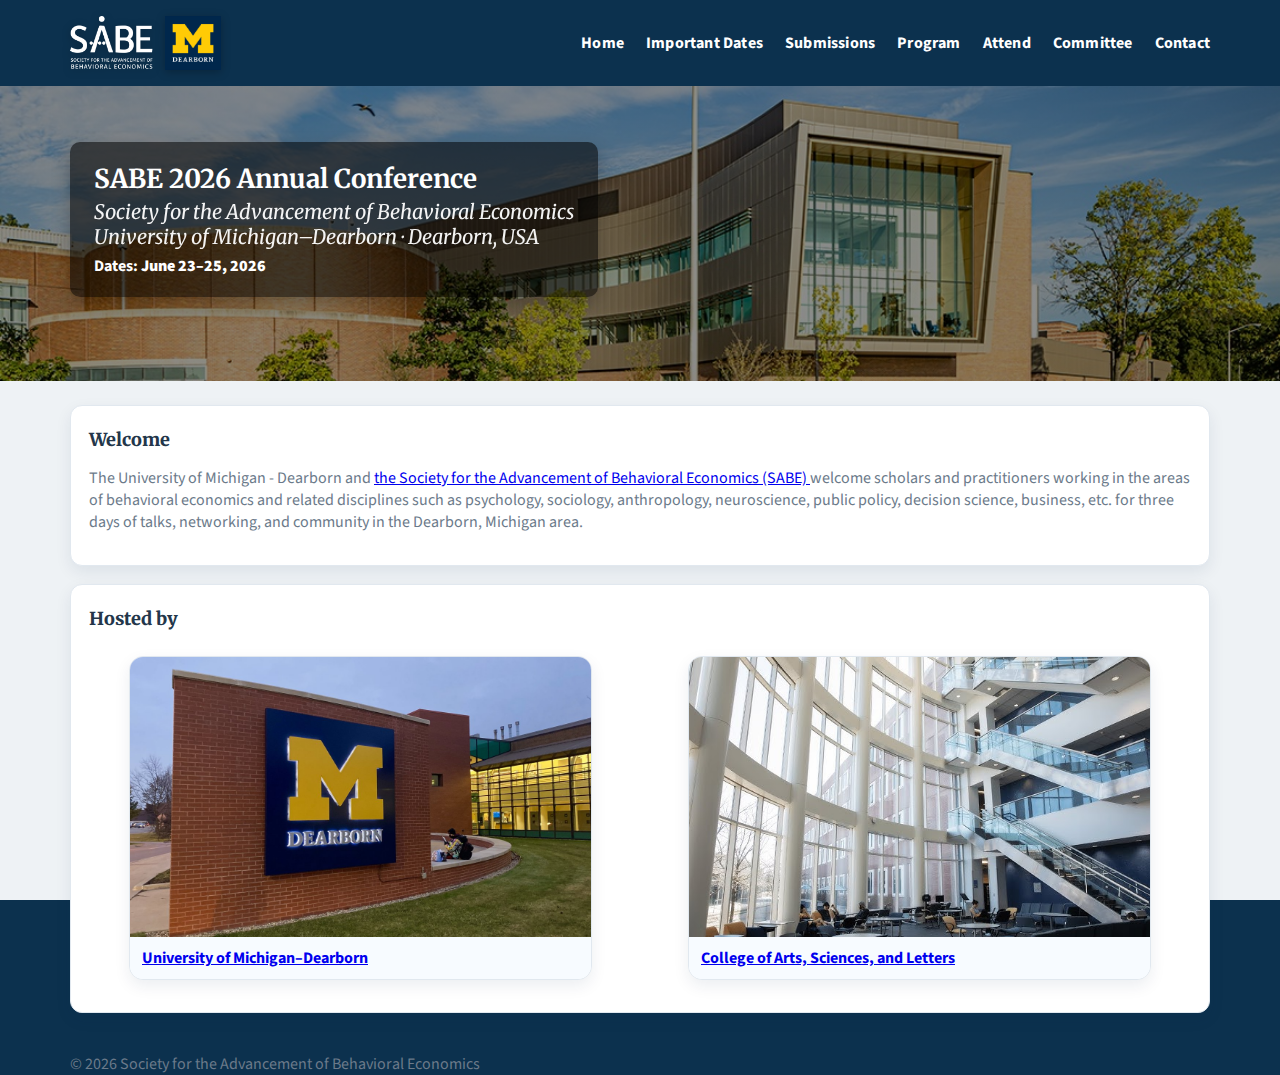
<file: index.html>
<!DOCTYPE html>
<html lang="en">
<head>
  <meta charset="utf-8"/>
  <meta name="viewport" content="width=device-width, initial-scale=1"/>
  <title>SABE 2026 Annual Conference – UM-Dearborn</title>

  <!-- Fonts & Styles -->
  <link rel="preconnect" href="https://fonts.googleapis.com"/>
  <link rel="preconnect" href="https://fonts.gstatic.com" crossorigin/>
  <link href="https://fonts.googleapis.com/css2?family=Merriweather:wght@300;400;700&family=Source+Sans+3:wght@300;400;600;700&display=swap" rel="stylesheet"/>
  <link rel="stylesheet" href="style.css"/>
</head>
<body>
  <!-- Header -->
  <header class="topbar">
    <div class="topbar-inner">
      <div class="brand-cluster" aria-label="Site and host institution">
        <!-- SABE logo (links to Home) -->
        <a class="sabe-logo" href="index.html" aria-label="Go to Home">
          <img
            class="brand-logo"
            src="sabe-logo-white-web.png"
            alt="SABE — Society for the Advancement of Behavioral Economics"
            width="768" height="768" decoding="async"/>
        </a>

        <!-- UM-Dearborn seal (clickable) -->
        <a class="um-seal" href="https://umdearborn.edu" target="_blank" rel="noopener" aria-label="UM-Dearborn website">
          <img
            class="brand-seal"
            src="um-dearborn_seal-282_7406-500x (1).png"
            alt="University of Michigan–Dearborn seal"
            width="500" height="500" decoding="async"/>
        </a>
      </div>

      <!-- Primary nav -->
      <nav class="topnav" aria-label="Primary">
        <ul>
          <li><a href="index.html">Home</a></li>
          <li><a href="dates.html">Important Dates</a></li>
          <li><a href="submissions.html">Submissions</a></li>
          <li><a href="program.html">Program</a></li>
          <li><a href="attend.html">Attend</a></li>
          <li><a href="committee.html">Committee</a></li>
          <li><a href="contact.html">Contact</a></li>
        </ul>
      </nav>
    </div>
  </header>

  <!-- Hero -->
  <section class="hero hero--photo">
    <div class="hero-inner">
      <div class="hero-title">
        <div class="hero-kicker">SABE 2026 Annual Conference</div>
        <div class="hero-deck">
          Society for the Advancement of Behavioral Economics<br/>
          University of Michigan–Dearborn · Dearborn, USA
        </div>
        <div class="hero-meta">Dates: <strong>June 23–25, 2026</strong></div>
      </div>
    </div>
  </section>

  <main class="container">
    <!-- Welcome -->
    <section class="card">
      <h2 class="subhead">Welcome</h2>
      <p class="muted">
        The University of Michigan - Dearborn and
        <a href="https://sabeconomics.org/" target="_blank" rel="noopener">
          the Society for the Advancement of Behavioral Economics (SABE)
        </a>
        welcome scholars and practitioners working in the areas of behavioral economics and related
        disciplines such as psychology, sociology, anthropology, neuroscience, public policy, decision
        science, business, etc. for three days of talks, networking, and community in the Dearborn,
        Michigan area.
      </p>
    </section>

    <!-- Hosted by -->
    <section class="card">
      <h2 class="subhead">Hosted by</h2>
      <div class="gallery">
        <!-- UM-Dearborn image is clickable -->
        <figure class="gallery-item">
          <a href="https://umdearborn.edu" target="_blank" rel="noopener" aria-label="University of Michigan–Dearborn">
            <img src="IMG_7004.jpeg" alt="University of Michigan–Dearborn, block M sign" loading="eager"/>
          </a>
          <figcaption>
            <a href="https://umdearborn.edu" target="_blank" rel="noopener">University of Michigan–Dearborn</a>
          </figcaption>
        </figure>

        <!-- CASL image is clickable -->
        <figure class="gallery-item">
          <a href="https://umdearborn.edu/casl" target="_blank" rel="noopener" aria-label="College of Arts, Sciences, and Letters">
            <img src="hq720.jpg" alt="College of Arts, Sciences, and Letters building" loading="lazy"/>
          </a>
          <figcaption>
            <a href="https://umdearborn.edu/casl" target="_blank" rel="noopener">College of Arts, Sciences, and Letters</a>
          </figcaption>
        </figure>
      </div>
    </section>
  </main>

  <footer class="site-footer">
    © <span id="year"></span> Society for the Advancement of Behavioral Economics
  </footer>

  <script>
    // Set current year in footer
    document.getElementById('year').textContent = new Date().getFullYear();
  </script>
  <script src="app.js"></script>
</body>
</html>
</file>
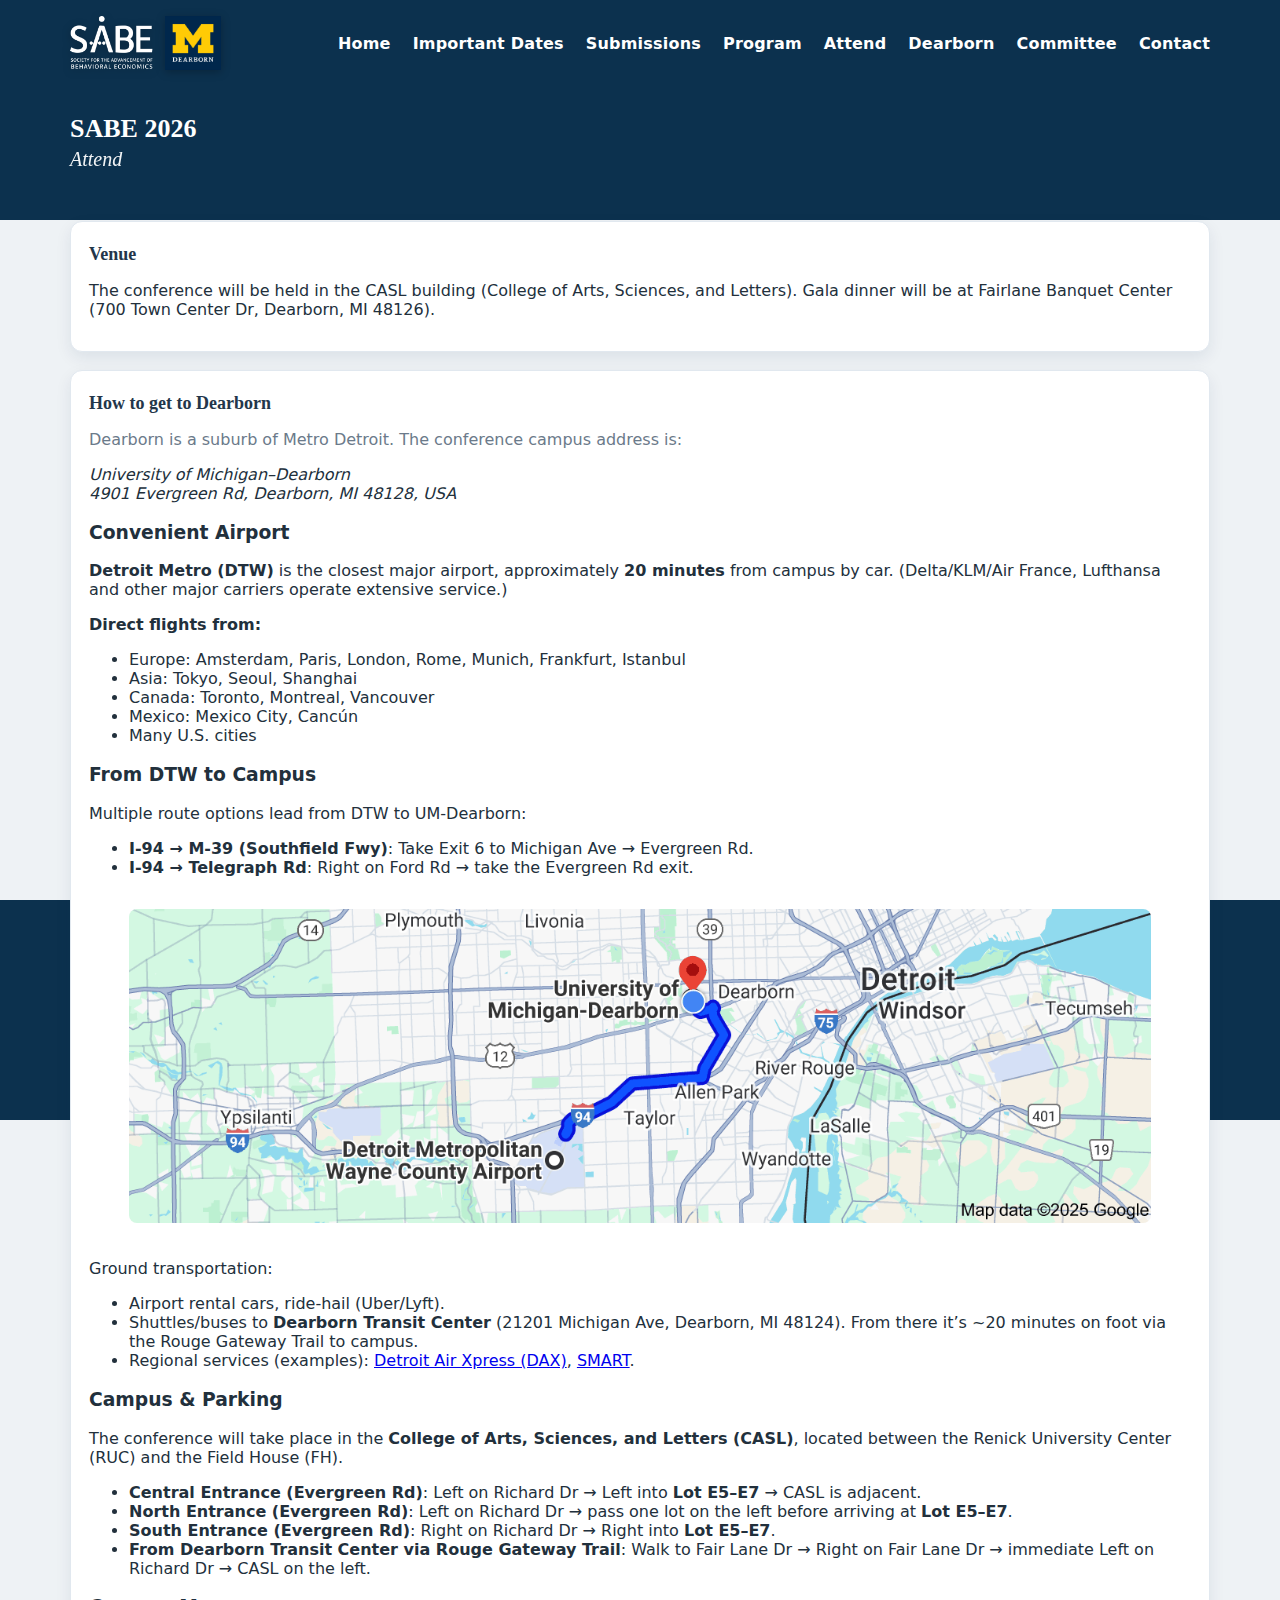
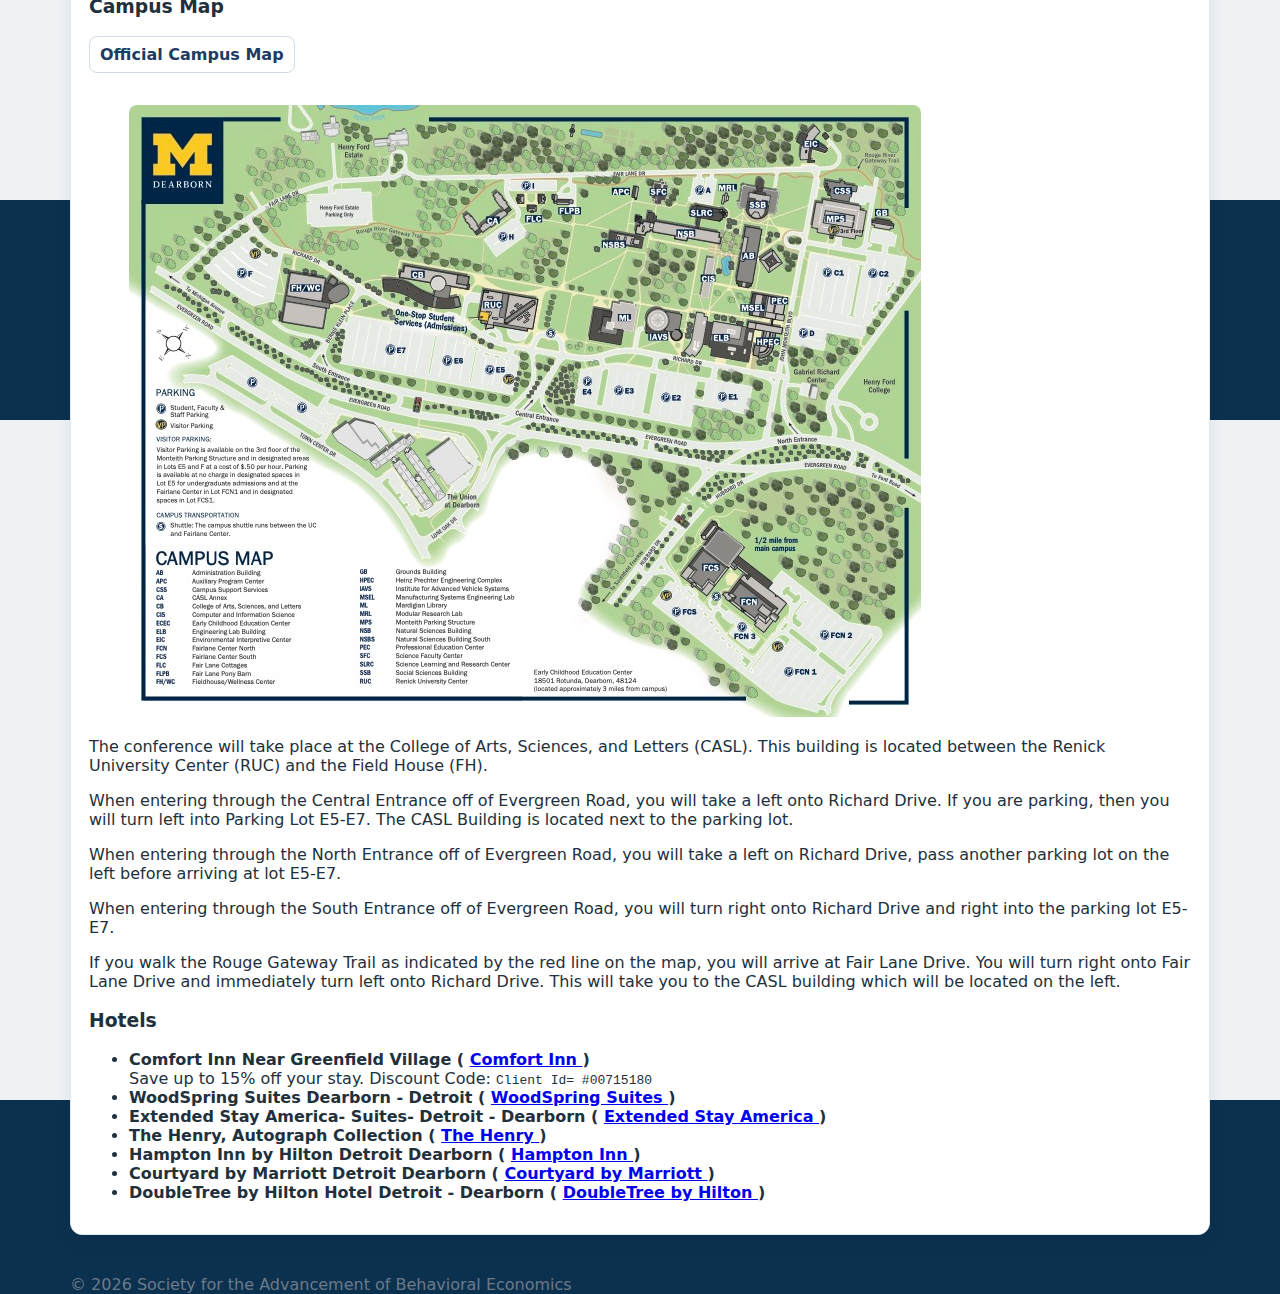
<file: attend.html>
<!DOCTYPE html>
<html lang="en">
<head>
  <meta charset="utf-8"/>
  <meta name="viewport" content="width=device-width, initial-scale=1"/>
  <title>Attend – SABE 2026</title>
  <link rel="stylesheet" href="style.css"/>
</head>
<body>
  <!-- Top Bar -->
  <header class="topbar">
    <div class="topbar-inner">
      <div class="brand-cluster" aria-label="Site and host institution">
        <a class="sabe-logo" href="index.html" aria-label="Go to Home">
          <img class="brand-logo" src="sabe-logo-white-web.png" alt="SABE — Society for the Advancement of Behavioral Economics" width="768" height="768" decoding="async"/>
        </a>
        <a class="um-seal" href="https://umdearborn.edu" target="_blank" rel="noopener" aria-label="UM-Dearborn website">
          <img class="brand-seal" src="um-dearborn_seal-282_7406-500x (1).png" alt="University of Michigan–Dearborn seal" width="500" height="500" decoding="async"/>
        </a>
      </div>

      <nav class="topnav" aria-label="Primary">
        <ul>
          <li><a href="index.html">Home</a></li>
          <li><a href="dates.html">Important Dates</a></li>
          <li><a href="submissions.html">Submissions</a></li>
          <li><a href="program.html">Program</a></li>
          <li><a aria-current="page" href="attend.html">Attend</a></li>
          <li><a href="dearborn.html">Dearborn</a></li>
          <li><a href="committee.html">Committee</a></li>
          <li><a href="contact.html">Contact</a></li>
        </ul>
      </nav>
    </div>
  </header>

  <!-- Slim hero -->
  <section class="hero hero--slim">
    <div class="hero-inner">
      <div class="hero-title">
        <div class="hero-kicker">SABE 2026</div>
        <div class="hero-deck">Attend</div>
      </div>
    </div>
  </section>

  <main class="page">
    <!-- Venue -->
    <section class="card">
      <h2 class="subhead">Venue</h2>
      <p>
        The conference will be held in the CASL building (College of Arts, Sciences, and Letters).
        Gala dinner will be at Fairlane Banquet Center (700 Town Center Dr, Dearborn, MI 48126).
      </p>
    </section>

    <!-- Travel, Campus Map & Hotels in one card -->
    <section class="card" id="getting-here" aria-labelledby="getting-here-heading">
      <h2 class="subhead" id="getting-here-heading">How to get to Dearborn</h2>
      <p class="muted">Dearborn is a suburb of Metro Detroit. The conference campus address is:</p>
      <address>
        University of Michigan–Dearborn<br/>
        4901 Evergreen Rd, Dearborn, MI 48128, USA
      </address>

      <div class="grid grid--2">
        <section>
          <h3 class="eyebrow">Convenient Airport</h3>
          <p>
            <strong>Detroit Metro (DTW)</strong> is the closest major airport, approximately
            <strong>20 minutes</strong> from campus by car. (Delta/KLM/Air France, Lufthansa and other major carriers operate extensive service.)
          </p>
          <p><strong>Direct flights from:</strong></p>
          <ul>
            <li>Europe: Amsterdam, Paris, London, Rome, Munich, Frankfurt, Istanbul</li>
            <li>Asia: Tokyo, Seoul, Shanghai</li>
            <li>Canada: Toronto, Montreal, Vancouver</li>
            <li>Mexico: Mexico City, Cancún</li>
            <li>Many U.S. cities</li>
          </ul>
        </section>

        <section>
          <h3 class="eyebrow">From DTW to Campus</h3>
          <p>Multiple route options lead from DTW to UM-Dearborn:</p>
          <ul>
            <li><strong>I-94 → M-39 (Southfield Fwy)</strong>: Take Exit 6 to Michigan Ave → Evergreen Rd.</li>
            <li><strong>I-94 → Telegraph Rd</strong>: Right on Ford Rd → take the Evergreen Rd exit.</li>
          </ul>

          <!-- NEW DTW-to-Dearborn route image -->
          <figure class="dtw-route-figure">
            <img
              src="dtwtodearbornmap.png"
              alt="Driving route from Detroit Metro Airport to the University of Michigan–Dearborn"
              style="max-width:100%;height:auto;margin:1rem 0;border-radius:8px;"
            />
          </figure>

          <p>Ground transportation:</p>
          <ul>
            <li>Airport rental cars, ride-hail (Uber/Lyft).</li>
            <li>Shuttles/buses to <strong>Dearborn Transit Center</strong> (21201 Michigan Ave, Dearborn, MI 48124). From there it’s ~20 minutes on foot via the Rouge Gateway Trail to campus.</li>
            <li>Regional services (examples): <a href="https://www.dax-bus.com/" target="_blank" rel="noopener">Detroit Air Xpress (DAX)</a>, <a href="https://www.smartbus.org/" target="_blank" rel="noopener">SMART</a>.</li>
          </ul>
        </section>
      </div>

      <section>
        <h3 class="eyebrow">Campus &amp; Parking</h3>
        <p>
          The conference will take place in the <strong>College of Arts, Sciences, and Letters (CASL)</strong>,
          located between the Renick University Center (RUC) and the Field House (FH).
        </p>
        <ul>
          <li><strong>Central Entrance (Evergreen Rd)</strong>: Left on Richard Dr → Left into <strong>Lot E5–E7</strong> → CASL is adjacent.</li>
          <li><strong>North Entrance (Evergreen Rd)</strong>: Left on Richard Dr → pass one lot on the left before arriving at <strong>Lot E5–E7</strong>.</li>
          <li><strong>South Entrance (Evergreen Rd)</strong>: Right on Richard Dr → Right into <strong>Lot E5–E7</strong>.</li>
          <li><strong>From Dearborn Transit Center via Rouge Gateway Trail</strong>: Walk to Fair Lane Dr → Right on Fair Lane Dr → immediate Left on Richard Dr → CASL on the left.</li>
        </ul>
      </section>

      <section>
        <h3 class="eyebrow">Campus Map</h3>
        <p style="margin-top:0.75rem">
          <a class="ghost"
             href="https://umdearborn.edu/sites/default/files/unmanaged/pdf/external-relations/campus-map.pdf"
             target="_blank" rel="noopener">
            Official Campus Map
          </a>
        </p>

        <figure class="campus-map-figure">
          <img
            src="DearbornMap.jpg"
            alt="Campus map of the University of Michigan–Dearborn"
            style="max-width:100%;height:auto;margin-top:1rem;border-radius:8px;"
          />
        </figure>

        <p>
          The conference will take place at the College of Arts, Sciences, and Letters (CASL). This building is located between the
          Renick University Center (RUC) and the Field House (FH).
        </p>
        <p>
          When entering through the Central Entrance off of Evergreen Road, you will take a left onto Richard Drive. If you are
          parking, then you will turn left into Parking Lot E5-E7. The CASL Building is located next to the parking lot.
        </p>
        <p>
          When entering through the North Entrance off of Evergreen Road, you will take a left on Richard Drive, pass another parking
          lot on the left before arriving at lot E5-E7.
        </p>
        <p>
          When entering through the South Entrance off of Evergreen Road, you will turn right onto Richard Drive and right into the
          parking lot E5-E7.
        </p>
        <p>
          If you walk the Rouge Gateway Trail as indicated by the red line on the map, you will arrive at Fair Lane Drive. You will
          turn right onto Fair Lane Drive and immediately turn left onto Richard Drive. This will take you to the CASL building which
          will be located on the left.
        </p>
      </section>

      <!-- Hotels inside the same card/container -->
      <section>
        <h3 class="eyebrow">Hotels</h3>
        <ul>
          <li>
            <strong>
              Comfort Inn Near Greenfield Village (
              <a href="https://www.choicehotels.com/michigan/dearborn/comfort-inn-hotels/mi385"
                 target="_blank" rel="noopener">
                Comfort Inn
              </a>
              )
            </strong><br/>
            Save up to 15% off your stay. Discount Code:
            <code>Client Id= #00715180</code>
          </li>

          <li>
            <strong>
              WoodSpring Suites Dearborn - Detroit (
              <a href="https://www.woodspring.com/extended-stay-hotels/locations/michigan/dearborn/woodspring-suites-dearborn-detroit"
                 target="_blank" rel="noopener">
                WoodSpring Suites
              </a>
              )
            </strong>
          </li>

          <li>
            <strong>
              Extended Stay America- Suites- Detroit - Dearborn (
              <a href="https://www.extendedstayamerica.com/hotels/mi/detroit/dearborn"
                 target="_blank" rel="noopener">
                Extended Stay America
              </a>
              )
            </strong>
          </li>

          <li>
            <strong>
              The Henry, Autograph Collection (
              <a href="https://www.marriott.com/en-us/hotels/dtwak-the-henry-autograph-collection/overview/"
                 target="_blank" rel="noopener">
                The Henry
              </a>
              )
            </strong>
          </li>

          <li>
            <strong>
              Hampton Inn by Hilton Detroit Dearborn (
              <a href="https://www.hilton.com/en/hotels/dttmahx-hampton-detroit-dearborn/"
                 target="_blank" rel="noopener">
                Hampton Inn
              </a>
              )
            </strong>
          </li>

          <li>
            <strong>
              Courtyard by Marriott Detroit Dearborn (
              <a href="https://www.marriott.com/en-us/hotels/dttdb-courtyard-detroit-dearborn/overview/"
                 target="_blank" rel="noopener">
                Courtyard by Marriott
              </a>
              )
            </strong>
          </li>

          <li>
            <strong>
              DoubleTree by Hilton Hotel Detroit - Dearborn (
              <a href="https://www.hilton.com/en/hotels/dttdbdt-doubletree-detroit-dearborn/"
                 target="_blank" rel="noopener">
                DoubleTree by Hilton
              </a>
              )
            </strong>
          </li>
        </ul>
      </section>
    </section>
  </main>

  <footer class="site-footer">
    © <span id="year"></span> Society for the Advancement of Behavioral Economics
  </footer>

  <script>
    document.getElementById('year').textContent = new Date().getFullYear();
  </script>
  <script src="app.js"></script>
</body>
</html>
</file>
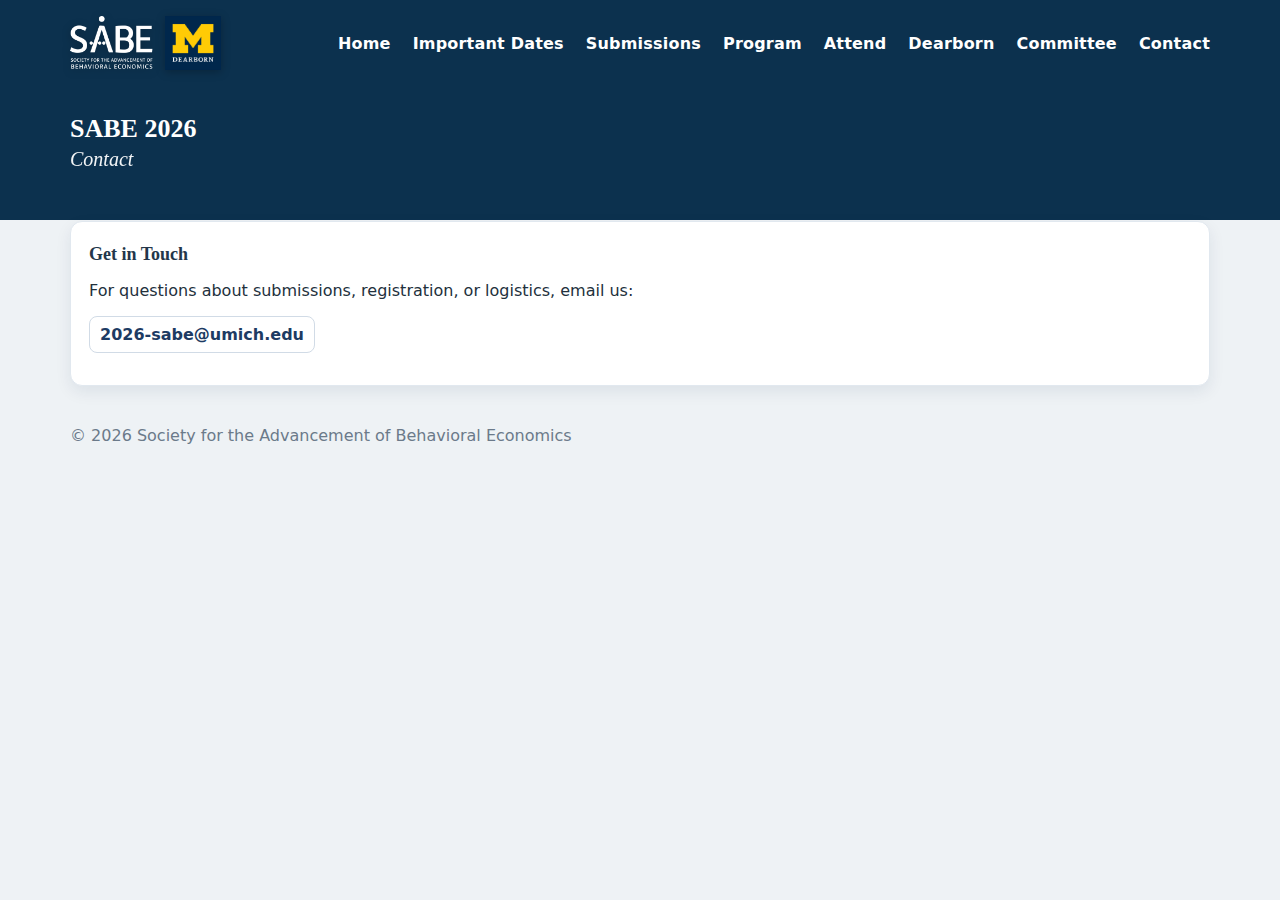
<file: contact.html>
<!DOCTYPE html>
<html lang="en">
<head>
  <meta charset="utf-8"/>
  <meta name="viewport" content="width=device-width, initial-scale=1"/>
  <title>Contact – SABE 2026</title>
  <link href="style.css" rel="stylesheet"/>
</head>
<body>
<header class="topbar">
  <div class="topbar-inner">
    <div class="brand-cluster" aria-label="Site and host institution">
      <a class="sabe-logo" href="index.html" aria-label="Go to Home">
        <img
          class="brand-logo"
          src="sabe-logo-white-web.png"
          alt="SABE — Society for the Advancement of Behavioral Economics"
          width="768" height="768" decoding="async"/>
      </a>
      <a class="um-seal" href="https://umdearborn.edu" target="_blank" rel="noopener" aria-label="UM-Dearborn website">
        <img
          class="brand-seal"
          src="um-dearborn_seal-282_7406-500x (1).png"
          alt="University of Michigan–Dearborn seal"
          width="500" height="500" decoding="async"/>
      </a>
    </div>

    <nav class="topnav" aria-label="Primary">
      <ul>
        <li><a href="index.html">Home</a></li>
        <li><a href="dates.html">Important Dates</a></li>
        <li><a href="submissions.html">Submissions</a></li>
        <li><a href="program.html">Program</a></li>
        <li><a href="attend.html">Attend</a></li>
        <li><a href="dearborn.html">Dearborn</a></li>
        <li><a href="committee.html">Committee</a></li>
        <li><a href="contact.html">Contact</a></li>
      </ul>
    </nav>
  </div>
</header>

<section class="hero hero--slim">
  <div class="hero-inner">
    <div class="hero-title">
      <div class="hero-kicker">SABE 2026</div>
      <div class="hero-deck">Contact</div>
    </div>
  </div>
</section>

<main class="page">
  <section class="card">
    <h2 class="subhead">Get in Touch</h2>
    <p>For questions about submissions, registration, or logistics, email us:</p>
    <p>
      <a class="ghost" href="mailto:2026-sabe@umich.edu">2026-sabe@umich.edu</a>
    </p>
  </section>
</main>

<footer class="site-footer">
  © <span id="year"></span> Society for the Advancement of Behavioral Economics
</footer>

<script src="app.js"></script>
</body>
</html>
</file>
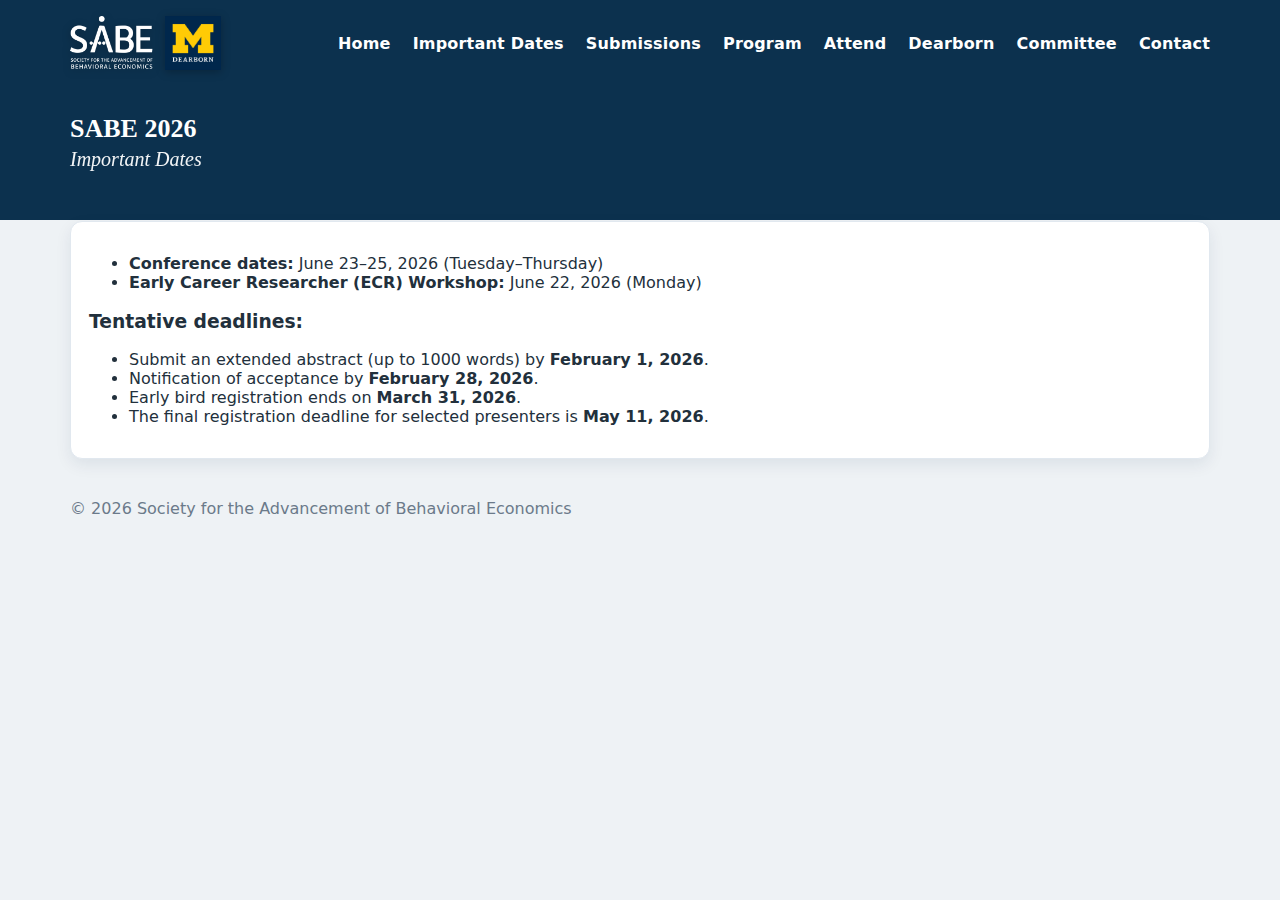
<file: dates.html>
<!DOCTYPE html>

<html lang="en">
<head>
<meta charset="utf-8"/>
<meta content="width=device-width, initial-scale=1" name="viewport"/>
<title>Important Dates – SABE 2026</title>
<link href="style.css" rel="stylesheet"/>
</head>
<body>
<header class="topbar">
<div class="topbar-inner">
<div aria-label="Site and host institution" class="brand-cluster">
<a aria-label="Go to Home" class="sabe-logo" href="index.html">
<img alt="SABE — Society for the Advancement of Behavioral Economics" class="brand-logo" decoding="async" height="768" src="sabe-logo-white-web.png" width="768"/>
</a>
<a aria-label="UM‑Dearborn website" class="um-seal" href="https://umdearborn.edu" rel="noopener" target="_blank">
<img alt="University of Michigan–Dearborn seal" class="brand-seal" decoding="async" height="500" src="um-dearborn_seal-282_7406-500x (1).png" width="500"/>
</a>
</div>

<nav aria-label="Primary" class="topnav">
<ul>
<li><a href="index.html">Home</a></li>
<li><a href="dates.html">Important Dates</a></li>
<li><a href="submissions.html">Submissions</a></li>
<li><a href="program.html">Program</a></li>
<li><a href="attend.html">Attend</a></li>
<li><a href="dearborn.html">Dearborn</a></li>
<li><a href="committee.html">Committee</a></li>
<li><a href="contact.html">Contact</a></li>
</ul>
</nav>
</div>
</header>
<section class="hero hero--slim">
<div class="hero-inner">
<div class="hero-title">
<div class="hero-kicker">SABE 2026</div>
<div class="hero-deck">Important Dates</div>
</div>
</div>
</section>
<main class="page">
<section class="card"><ul>
<li><strong>Conference dates:</strong> June 23–25, 2026 (Tuesday–Thursday)</li>
<li><strong>Early Career Researcher (ECR) Workshop:</strong> June 22, 2026 (Monday)</li>
</ul>
<h3>Tentative deadlines:</h3>
<ul>
<li>Submit an extended abstract (up to 1000 words) by <strong>February 1, 2026</strong>.</li>
<li>Notification of acceptance by <strong>February 28, 2026</strong>.</li>
<li>Early bird registration ends on <strong>March 31, 2026</strong>.</li>
<li>The final registration deadline for selected presenters is <strong>May 11, 2026</strong>.</li>
</ul>
</section>
</main>
<footer class="site-footer">© <span id="year"></span> Society for the Advancement of Behavioral Economics</footer>
<script src="app.js"></script>
</body>
</html>
</file>
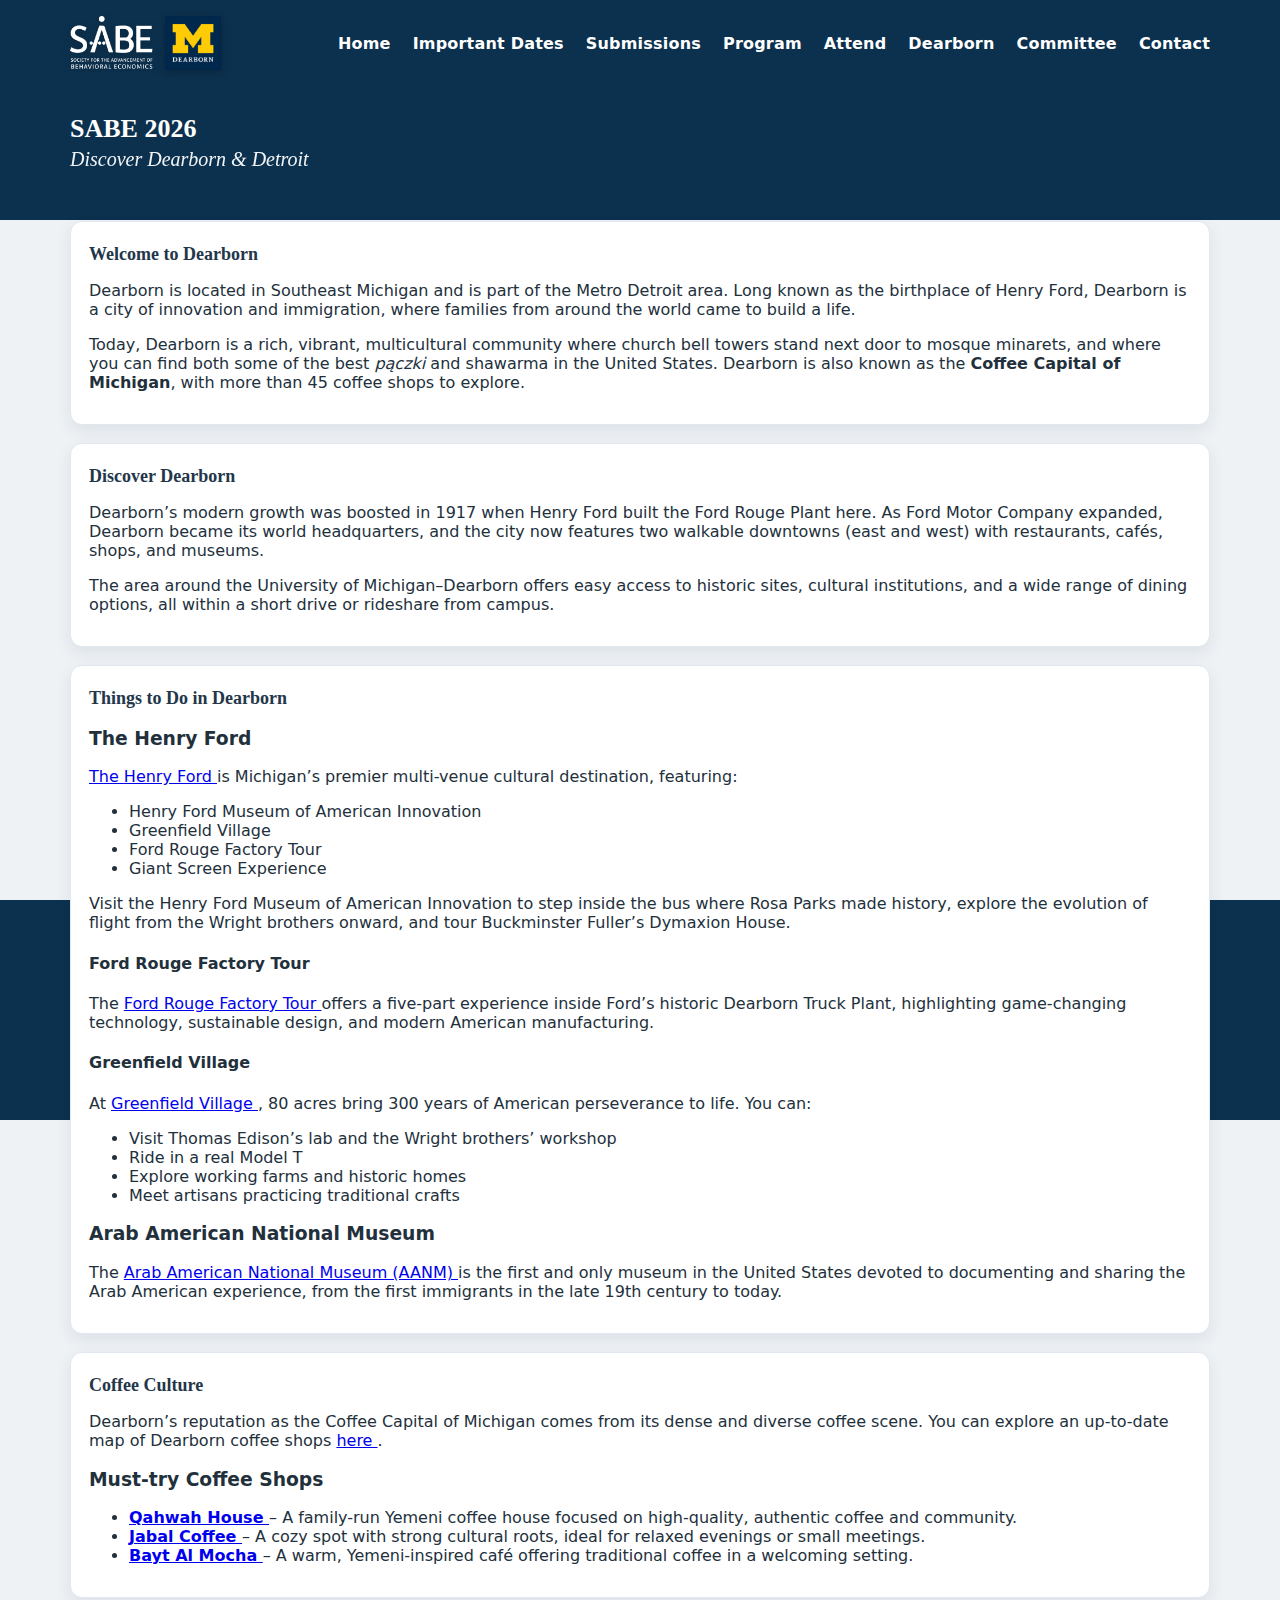
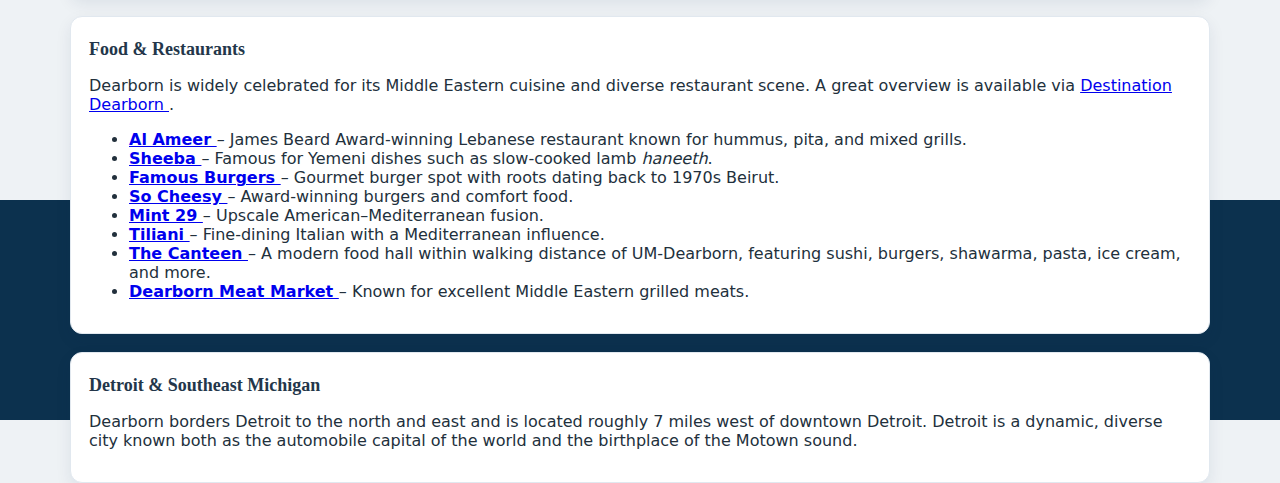
<file: dearborn.html>
<!DOCTYPE html>
<html lang="en">
<head>
  <meta charset="utf-8"/>
  <meta name="viewport" content="width=device-width, initial-scale=1"/>
  <title>Dearborn & Detroit – SABE 2026</title>
  <link rel="stylesheet" href="style.css"/>
</head>
<body>
  <!-- Top Bar -->
  <header class="topbar">
    <div class="topbar-inner">
      <div class="brand-cluster" aria-label="Site and host institution">
        <a class="sabe-logo" href="index.html" aria-label="Go to Home">
          <img class="brand-logo" src="sabe-logo-white-web.png"
               alt="SABE — Society for the Advancement of Behavioral Economics"
               width="768" height="768" decoding="async"/>
        </a>
        <a class="um-seal" href="https://umdearborn.edu" target="_blank"
           rel="noopener" aria-label="UM-Dearborn website">
          <img class="brand-seal" src="um-dearborn_seal-282_7406-500x (1).png"
               alt="University of Michigan–Dearborn seal"
               width="500" height="500" decoding="async"/>
        </a>
      </div>

      <nav class="topnav" aria-label="Primary">
        <ul>
          <li><a href="index.html">Home</a></li>
          <li><a href="dates.html">Important Dates</a></li>
          <li><a href="submissions.html">Submissions</a></li>
          <li><a href="program.html">Program</a></li>
          <li><a href="attend.html">Attend</a></li>
          <li><a aria-current="page" href="dearborn.html">Dearborn</a></li>
          <li><a href="committee.html">Committee</a></li>
          <li><a href="contact.html">Contact</a></li>
        </ul>
      </nav>
    </div>
  </header>

  <!-- Slim hero -->
  <section class="hero hero--slim">
    <div class="hero-inner">
      <div class="hero-title">
        <div class="hero-kicker">SABE 2026</div>
        <div class="hero-deck">Discover Dearborn &amp; Detroit</div>
      </div>
    </div>
  </section>

  <main class="page">
    <!-- Welcome to Dearborn -->
    <section class="card">
      <h2 class="subhead">Welcome to Dearborn</h2>
      <p>
        Dearborn is located in Southeast Michigan and is part of the Metro Detroit area. Long
        known as the birthplace of Henry Ford, Dearborn is a city of innovation and immigration,
        where families from around the world came to build a life.
      </p>
      <p>
        Today, Dearborn is a rich, vibrant, multicultural community where church bell towers stand
        next door to mosque minarets, and where you can find both some of the best
        <em>pączki</em> and shawarma in the United States. Dearborn is also known as the
        <strong>Coffee Capital of Michigan</strong>, with more than 45 coffee shops to explore.
      </p>
    </section>

    <!-- Discover Dearborn -->
    <section class="card">
      <h2 class="subhead">Discover Dearborn</h2>
      <p>
        Dearborn’s modern growth was boosted in 1917 when Henry Ford built the Ford Rouge
        Plant here. As Ford Motor Company expanded, Dearborn became its world headquarters,
        and the city now features two walkable downtowns (east and west) with restaurants,
        cafés, shops, and museums.
      </p>
      <p>
        The area around the University of Michigan–Dearborn offers easy access to historic
        sites, cultural institutions, and a wide range of dining options, all within a short drive or
        rideshare from campus.
      </p>
    </section>

    <!-- Things to Do in Dearborn -->
    <section class="card">
      <h2 class="subhead">Things to Do in Dearborn</h2>

      <h3 class="eyebrow">The Henry Ford</h3>
      <p>
        <a href="https://www.thehenryford.org/" target="_blank" rel="noopener">
          The Henry Ford
        </a>
        is Michigan’s premier multi-venue cultural destination, featuring:
      </p>
      <ul>
        <li>Henry Ford Museum of American Innovation</li>
        <li>Greenfield Village</li>
        <li>Ford Rouge Factory Tour</li>
        <li>Giant Screen Experience</li>
      </ul>
      <p>
        Visit the Henry Ford Museum of American Innovation to step inside the bus where Rosa
        Parks made history, explore the evolution of flight from the Wright brothers onward, and
        tour Buckminster Fuller’s Dymaxion House.
      </p>

      <h4 class="eyebrow">Ford Rouge Factory Tour</h4>
      <p>
        The <a href="https://www.thehenryford.org/visit/ford-rouge-factory-tour/"
               target="_blank" rel="noopener">
          Ford Rouge Factory Tour
        </a>
        offers a five-part experience inside Ford’s historic Dearborn Truck Plant, highlighting
        game-changing technology, sustainable design, and modern American manufacturing.
      </p>

      <h4 class="eyebrow">Greenfield Village</h4>
      <p>
        At
        <a href="https://www.thehenryford.org/visit/greenfield-village/"
           target="_blank" rel="noopener">
          Greenfield Village
        </a>,
        80 acres bring 300 years of American perseverance to life. You can:
      </p>
      <ul>
        <li>Visit Thomas Edison’s lab and the Wright brothers’ workshop</li>
        <li>Ride in a real Model T</li>
        <li>Explore working farms and historic homes</li>
        <li>Meet artisans practicing traditional crafts</li>
      </ul>

      <h3 class="eyebrow">Arab American National Museum</h3>
      <p>
        The
        <a href="https://arabamericanmuseum.org/" target="_blank" rel="noopener">
          Arab American National Museum (AANM)
        </a>
        is the first and only museum in the United States devoted to documenting and sharing the
        Arab American experience, from the first immigrants in the late 19th century to today.
      </p>
    </section>

    <!-- Coffee Culture -->
    <section class="card">
      <h2 class="subhead">Coffee Culture</h2>
      <p>
        Dearborn’s reputation as the Coffee Capital of Michigan comes from its dense and diverse
        coffee scene. You can explore an up-to-date map of Dearborn coffee shops
        <a href="https://experience.arcgis.com/experience/038cd50d4d554aadb9aef2ee42b565ab"
           target="_blank" rel="noopener">
          here
        </a>.
      </p>

      <h3 class="eyebrow">Must-try Coffee Shops</h3>
      <ul>
        <li>
          <strong>
            <a href="https://qahwahhouse.com/" target="_blank" rel="noopener">
              Qahwah House
            </a>
          </strong> – A family-run Yemeni coffee house focused on high-quality, authentic coffee
          and community.
        </li>
        <li>
          <strong>
            <a href="https://jabalcoffeehouse.com/" target="_blank" rel="noopener">
              Jabal Coffee
            </a>
          </strong> – A cozy spot with strong cultural roots, ideal for relaxed evenings or small meetings.
        </li>
        <li>
          <strong>
            <a href="https://baytalmocha.com/" target="_blank" rel="noopener">
              Bayt Al Mocha
            </a>
          </strong> – A warm, Yemeni-inspired café offering traditional coffee in a welcoming setting.
        </li>
      </ul>
    </section>

    <!-- Food & Restaurants -->
    <section class="card">
      <h2 class="subhead">Food &amp; Restaurants</h2>
      <p>
        Dearborn is widely celebrated for its Middle Eastern cuisine and diverse restaurant scene.
        A great overview is available via
        <a href="https://visitdetroit.com/inside-the-d/destination-dearborn/"
           target="_blank" rel="noopener">
          Destination Dearborn
        </a>.
      </p>

      <ul>
        <li>
          <strong>
            <a href="https://alameerrestaurant.com/" target="_blank" rel="noopener">
              Al Ameer
            </a>
          </strong> – James Beard Award-winning Lebanese restaurant known for hummus, pita, and mixed grills.
        </li>
        <li>
          <strong>
            <a href="https://www.sheebarestaurant.com/" target="_blank" rel="noopener">
              Sheeba
            </a>
          </strong> – Famous for Yemeni dishes such as slow-cooked lamb <em>haneeth</em>.
        </li>
        <li>
          <strong>
            <a href="https://famoushamburger.com/" target="_blank" rel="noopener">
              Famous Burgers
            </a>
          </strong> – Gourmet burger spot with roots dating back to 1970s Beirut.
        </li>
        <li>
          <strong>
            <a href="https://eatsocheesy.com/" target="_blank" rel="noopener">
              So Cheesy
            </a>
          </strong> – Award-winning burgers and comfort food.
        </li>
        <li>
          <strong>
            <a href="https://mint29.com/" target="_blank" rel="noopener">
              Mint 29
            </a>
          </strong> – Upscale American–Mediterranean fusion.
        </li>
        <li>
          <strong>
            <a href="https://www.tiliani.com/" target="_blank" rel="noopener">
              Tiliani
            </a>
          </strong> – Fine-dining Italian with a Mediterranean influence.
        </li>
        <li>
          <strong>
            <a href="https://canteenatmidtown.com/" target="_blank" rel="noopener">
              The Canteen
            </a>
          </strong> – A modern food hall within walking distance of UM-Dearborn, featuring sushi,
          burgers, shawarma, pasta, ice cream, and more.
        </li>
        <li>
          <strong>
            <a href="https://www.dearbornmeatmarket.com/" target="_blank" rel="noopener">
              Dearborn Meat Market
            </a>
          </strong> – Known for excellent Middle Eastern grilled meats.
        </li>
      </ul>
    </section>

    <!-- Detroit & Southeast Michigan -->
    <section class="card">
      <h2 class="subhead">Detroit &amp; Southeast Michigan</h2>
      <p>
        Dearborn borders Detroit to the north and east and is located roughly 7 miles west of
        downtown Detroit. Detroit is a dynamic, diverse city known both as the automobile
        capital of the world and the birthplace of the Motown sound.
</file>
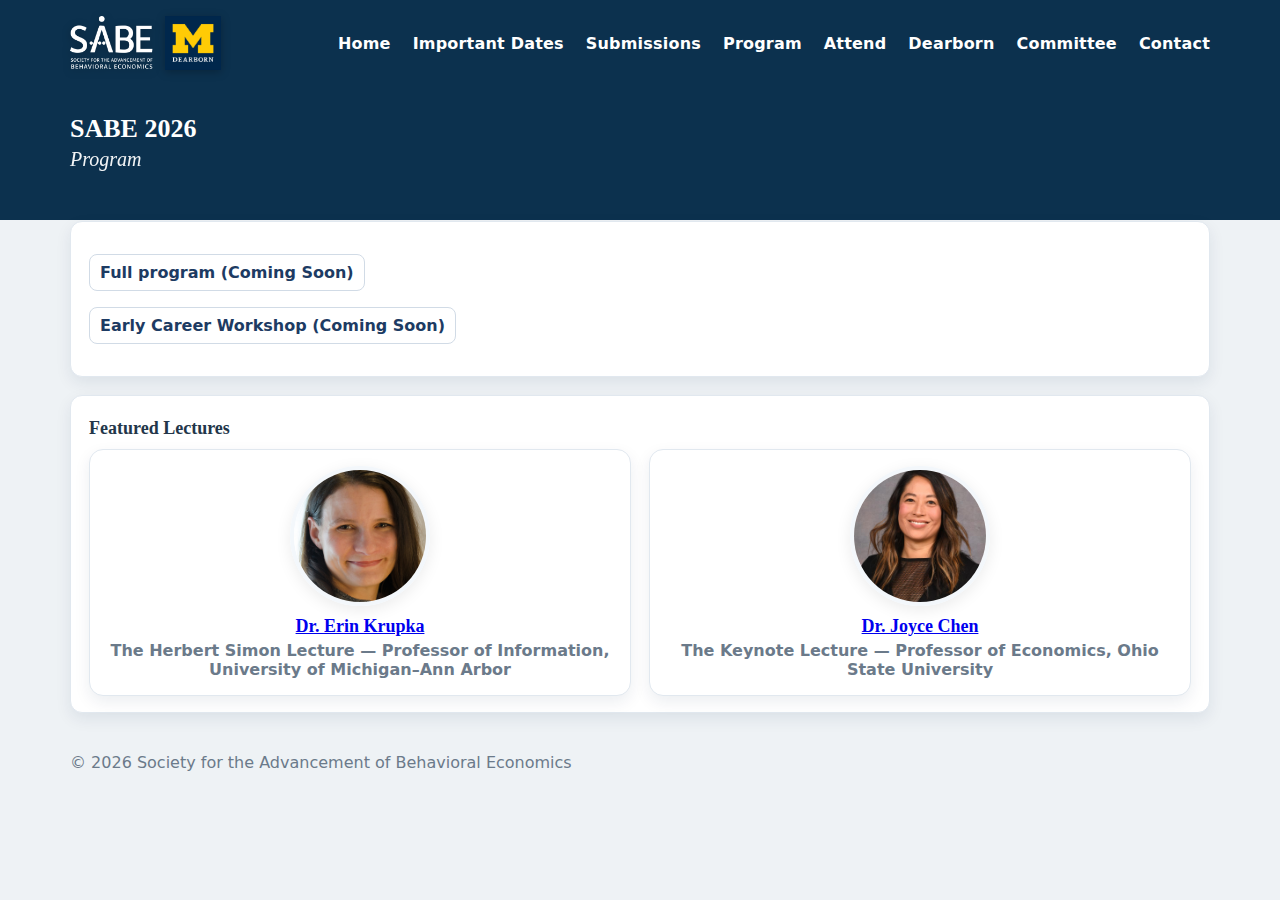
<file: program.html>
<!DOCTYPE html>
<html lang="en">
<head>
<meta charset="utf-8"/><meta content="width=device-width, initial-scale=1" name="viewport"/>
<title>Program – SABE 2026</title>
<link href="style.css" rel="stylesheet"/>
</head>
<body>
<header class="topbar">
<div class="topbar-inner">
<div aria-label="Site and host institution" class="brand-cluster">
<a aria-label="Go to Home" class="sabe-logo" href="index.html">
<img alt="SABE — Society for the Advancement of Behavioral Economics" class="brand-logo" decoding="async" height="768" src="sabe-logo-white-web.png" width="768"/>
</a>
<a aria-label="UM-Dearborn website" class="um-seal" href="https://umdearborn.edu" rel="noopener" target="_blank">
<img alt="University of Michigan–Dearborn seal" class="brand-seal" decoding="async" height="500" src="um-dearborn_seal-282_7406-500x (1).png" width="500"/>
</a>
</div>
<nav aria-label="Primary" class="topnav">
<ul>
<li><a href="index.html">Home</a></li>
<li><a href="dates.html">Important Dates</a></li>
<li><a href="submissions.html">Submissions</a></li>
<li><a href="program.html">Program</a></li>
<li><a href="attend.html">Attend</a></li>
<li><a href="dearborn.html">Dearborn</a></li>
<li><a href="committee.html">Committee</a></li>
<li><a href="contact.html">Contact</a></li>
</ul>
</nav>
</div>
</header>

<section class="hero hero--slim">
<div class="hero-inner">
<div class="hero-title">
<div class="hero-kicker">SABE 2026</div>
<div class="hero-deck">Program</div>
</div>
</div>
</section>

<main class="page">
<section class="card">
<p><a class="ghost" href="#">Full program (Coming Soon)</a></p>
<p><a class="ghost" href="#">Early Career Workshop (Coming Soon)</a></p>
</section>

<section class="card">
  <h2 class="subhead">Featured Lectures</h2>
  <div class="people-grid">
    <article class="person">
      <div class="avatar">
        <a href="https://www.si.umich.edu/people/erin-krupka" target="_blank" rel="noopener" aria-label="Dr. Erin Krupka webpage">
          <img alt="Portrait of Dr. Erin Krupka" loading="lazy" src="krupka_erin.jpg"/>
        </a>
      </div>
      <h3 class="person-name">
        <a href="https://www.si.umich.edu/people/erin-krupka" target="_blank" rel="noopener">Dr. Erin Krupka</a>
      </h3>
      <p class="person-role">The Herbert Simon Lecture — Professor of Information, University of Michigan–Ann Arbor</p>
    </article>

    <article class="person">
      <div class="avatar">
        <a href="https://wgss.osu.edu/people/chen.1276" target="_blank" rel="noopener" aria-label="Dr. Joyce Chen webpage">
          <img alt="Portrait of Dr. Joyce Chen" loading="lazy" src="Joyce Chen.jpeg"/>
        </a>
      </div>
      <h3 class="person-name">
        <a href="https://wgss.osu.edu/people/chen.1276" target="_blank" rel="noopener">Dr. Joyce Chen</a>
      </h3>
      <p class="person-role">The Keynote Lecture — Professor of Economics, Ohio State University</p>
    </article>
  </div>
</section>
</main>

<footer class="site-footer">© <span id="year"></span> Society for the Advancement of Behavioral Economics</footer>
<script src="app.js"></script>
</body>
</html>
</file>
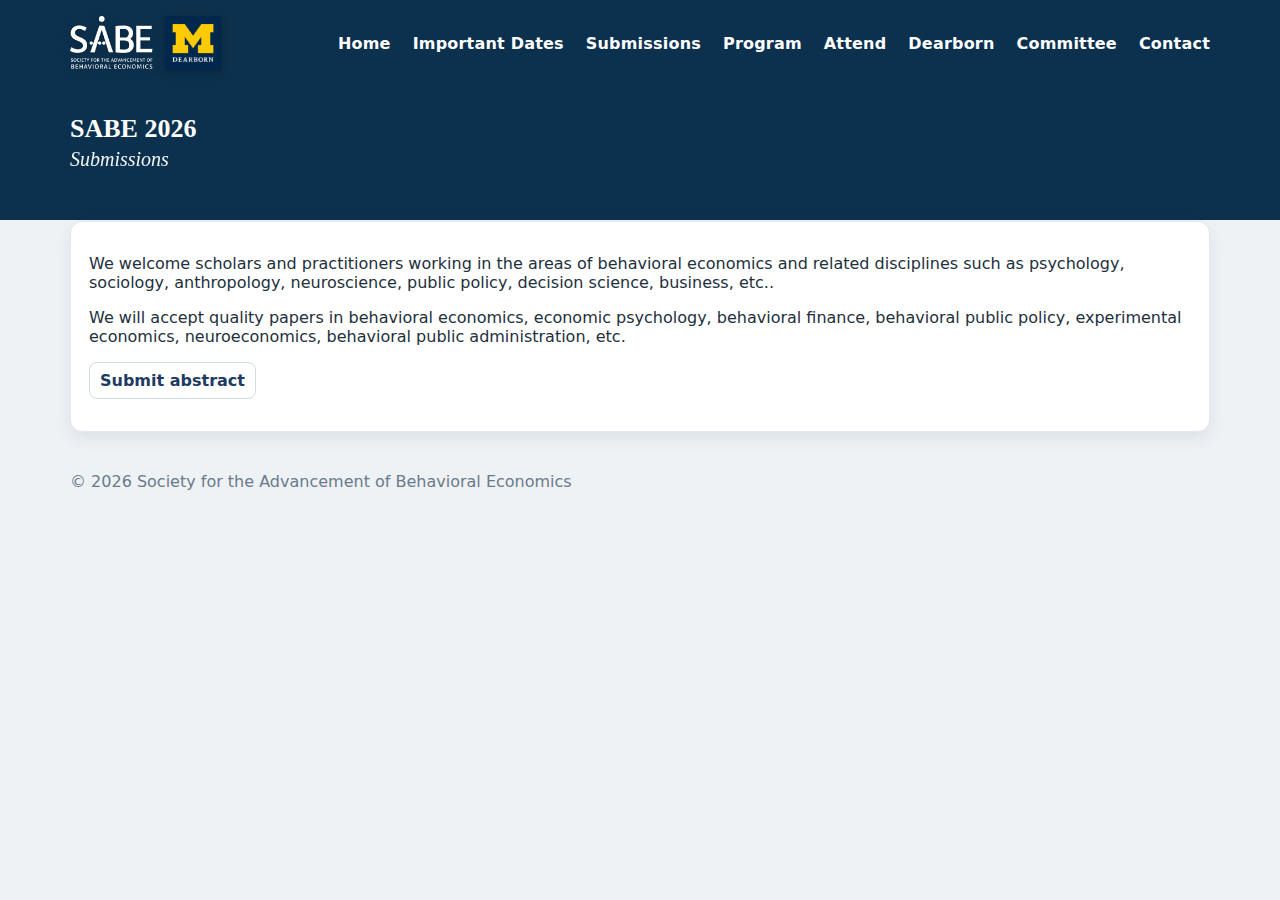
<file: submissions.html>
<!DOCTYPE html>

<html lang="en">
<head>
<meta charset="utf-8"/><meta content="width=device-width, initial-scale=1" name="viewport"/>
<title>Submissions – SABE 2026</title>
<link href="style.css" rel="stylesheet"/>
</head>
<body>
<header class="topbar">
<div class="topbar-inner">
<div aria-label="Site and host institution" class="brand-cluster">
<a aria-label="Go to Home" class="sabe-logo" href="index.html">
<img alt="SABE — Society for the Advancement of Behavioral Economics" class="brand-logo" decoding="async" height="768" src="sabe-logo-white-web.png" width="768"/>
</a>
<a aria-label="UM-Dearborn website" class="um-seal" href="https://umdearborn.edu" rel="noopener" target="_blank">
<img alt="University of Michigan–Dearborn seal" class="brand-seal" decoding="async" height="500" src="um-dearborn_seal-282_7406-500x (1).png" width="500"/>
</a>
</div>

<nav aria-label="Primary" class="topnav">
<ul>
<li><a href="index.html">Home</a></li>
<li><a href="dates.html">Important Dates</a></li>
<li><a href="submissions.html">Submissions</a></li>
<li><a href="program.html">Program</a></li>
<li><a href="attend.html">Attend</a></li>
<li><a href="dearborn.html">Dearborn</a></li>
<li><a href="committee.html">Committee</a></li>
<li><a href="contact.html">Contact</a></li>
</ul>
</nav>
</div>
</header>
<section class="hero hero--slim">
<div class="hero-inner">
<div class="hero-title">
<div class="hero-kicker">SABE 2026</div>
<div class="hero-deck">Submissions</div>
</div>
</div>
</section>
<main class="page">
<section class="card">
<p>We welcome scholars and practitioners working in the areas of behavioral economics and related disciplines such as psychology, sociology, anthropology, neuroscience, public policy, decision science, business, etc..
</p>
<p>We will accept quality papers in behavioral economics, economic psychology, behavioral finance, behavioral public policy, experimental economics, neuroeconomics, behavioral public administration, etc.</p>

<!-- Updated button text + link -->
<p>
  <a
    class="ghost"
    href="https://www.dropbox.com/request/0feOZhSnhRmz5wVicI74"
    target="_blank"
    rel="noopener"
  >
    Submit abstract
  </a>
</p>

</section>
</main>
<footer class="site-footer">© <span id="year"></span> Society for the Advancement of Behavioral Economics</footer>
<script src="app.js"></script>
</body>
</html>
</file>
<file: style.css>
/* Tokens */
:root{
  --navy:#0d2a4a;
  --blue:#0f4c81;
  --ink:#22303c;
  --muted:#6b7a8a;
  --card:#ffffff;
  --bg:#eef2f5;
  --shadow: 0 6px 16px rgba(13,42,74,.08);
  --radius: 12px;
}
*{box-sizing:border-box}
html,body{height:100%}
body{
  margin:0; font-family:"Source Sans 3", system-ui, -apple-system, Segoe UI, Roboto, Arial;
  color:var(--ink);
  background:linear-gradient(#0c314e 0, #0c314e 220px, var(--bg) 220px, var(--bg) 100%);
}

/* Header / Topbar */
.topbar{position:relative; z-index:5;}
.topbar-inner{
  max-width:1180px; margin:0 auto; padding:16px 20px; display:flex; align-items:center; gap:16px;
}

/* SABE brand image as logo */
.sabe-logo{display:inline-flex; align-items:center; text-decoration:none}
.brand-logo{
  height:46px; width:auto; display:block;
  filter: drop-shadow(0 2px 4px rgba(0,0,0,.25));
  transition: transform .15s ease;
}
.sabe-logo:hover .brand-logo{ transform: translateY(-1px); }



/* Top-right nav */
.topnav{margin-left:auto;}
.topnav ul{list-style:none; margin:0; padding:0; display:flex; gap:22px; align-items:center; flex-wrap:wrap;}
.topnav a{
  color:#fff; text-decoration:none; font-weight:700; letter-spacing:.2px; padding:8px 0; position:relative;
}
.topnav a::after{
  content:""; position:absolute; left:0; right:0; bottom:-4px; height:2px;
  background:transparent; transform:scaleX(0); transition:transform .2s ease, background .2s ease;
}
.topnav a:hover::after{ background:#c8a951; transform:scaleX(1); }

/* Hero variants */
.hero{position:relative}
.hero--photo{
  background:
    linear-gradient(rgba(0,0,0,.45), rgba(0,0,0,.45)),
    url('21660_N90.jpg') center/cover no-repeat;
}
.hero--slim{background: linear-gradient(#0c314e 0, #0c314e 1px);}
.hero-inner{max-width:1180px; margin:0 auto; padding:56px 20px 84px;}
.hero--slim .hero-inner{padding: 28px 20px 34px;}
.hero-title{
  display:inline-block; background:rgba(0,0,0,.55); color:#fff;
  padding:20px 24px; border-radius:10px; box-shadow:0 8px 18px rgba(0,0,0,.25);
}
.hero--slim .hero-title{background:transparent; box-shadow:none; padding:0;}
.hero-kicker{font:700 26px Merriweather, serif; margin:0 0 4px}
.hero-deck{font:italic 20px Merriweather, serif; opacity:.95}
.hero-meta{margin-top:6px; font-weight:700}

/* Containers / Cards */
.container{max-width:1180px; margin:24px auto 40px; padding:0 20px}
.page{max-width:1180px; margin:16px auto 40px; padding:0 20px}
.card{
  background:var(--card); border:1px solid #e1e8ef; border-radius:var(--radius);
  box-shadow:var(--shadow); padding:16px 18px; margin-bottom:18px;
}
.subhead{margin:6px 0 10px; font:800 18px Merriweather, serif; color:#23364a}
.muted{color:var(--muted)}

/* Gallery (Home) */
.gallery{
  display:grid; grid-template-columns:repeat(auto-fit, minmax(260px,1fr)); gap:16px;
}
.gallery-item{
  border:1px solid #e1e8ef; border-radius:14px; background:#fff; overflow:hidden;
  box-shadow:var(--shadow);
}
.gallery-item img{ width:100%; height:280px; object-fit:cover; display:block; }
.gallery-item figcaption{ padding:10px 12px; font-weight:700; color:#1d3b63; background:#f7fbff; }

/* People grid (Committee) */
.people-grid{
  display:grid;
  grid-template-columns: repeat(auto-fit, minmax(240px, 1fr));
  gap:18px; margin-top:6px;
}
.person{
  border:1px solid #e1e8ef; border-radius:14px; background:#fff;
  padding:16px; text-align:center; box-shadow: var(--shadow);
}
.avatar{
  width:140px; height:140px; margin:0 auto 10px; border-radius:999px;
  overflow:hidden; border:4px solid #f3f7fb; box-shadow: 0 4px 16px rgba(0,0,0,.08);
}
.avatar img{ width:100%; height:100%; object-fit:cover; display:block; }
.person-name{ font:800 18px Merriweather, serif; color:#23364a; margin:8px 0 4px; }
.person-role{ margin:0; color:#6b7a8a; font-weight:600; }

/* Ghost buttons */
.ghost{
  display:inline-block; text-decoration:none; border:1px solid #d1dbe6; padding:8px 10px; border-radius:8px; font-weight:700; color:#1d3b63; background:#fff;
}
.ghost:hover{background:#f5f9ff}

/* Contact form */
.contact-form{max-width:560px}
.form-row{display:flex; flex-direction:column; gap:6px; margin-bottom:12px}
.form-row input, .form-row textarea{
  border:1px solid #d5dfeb; border-radius:10px; padding:10px 12px; font:inherit; background:#fff;
}
.cta{
  display:inline-block; background:#0f4c81; color:#fff; text-decoration:none; padding:10px 14px; border-radius:10px; font-weight:800;
}

/* Footer */
.site-footer{max-width:1180px; margin:20px auto 40px; padding:0 20px; color:#6b7a8a}

/* Responsive */
@media (max-width: 900px){
  .topnav ul{gap:14px;}
  .gallery-item img{height:220px;}
}
.brand-logo { height:54px; } /* optional */


/* === Brand pair (SABE + UM-Dearborn seal) === */
.brand-cluster{
  display:flex;
  align-items:center;
  gap:12px;
}

/* Make both logos the same visual height */
.brand-logo{
  height:54px;
  width:auto;
  display:block;
  filter: drop-shadow(0 2px 4px rgba(0,0,0,.25));
  transition: transform .15s ease;
}

.brand-seal{
  height:54px;
  width:auto;
  display:block;
  filter: drop-shadow(0 2px 4px rgba(0,0,0,.25));
  transition: transform .15s ease;
}

.um-seal:hover .brand-seal{ transform: translateY(-1px); }

@media (max-width:520px){
  .brand-logo{height:42px;}
  .brand-seal{height:42px;}
}
</file>
